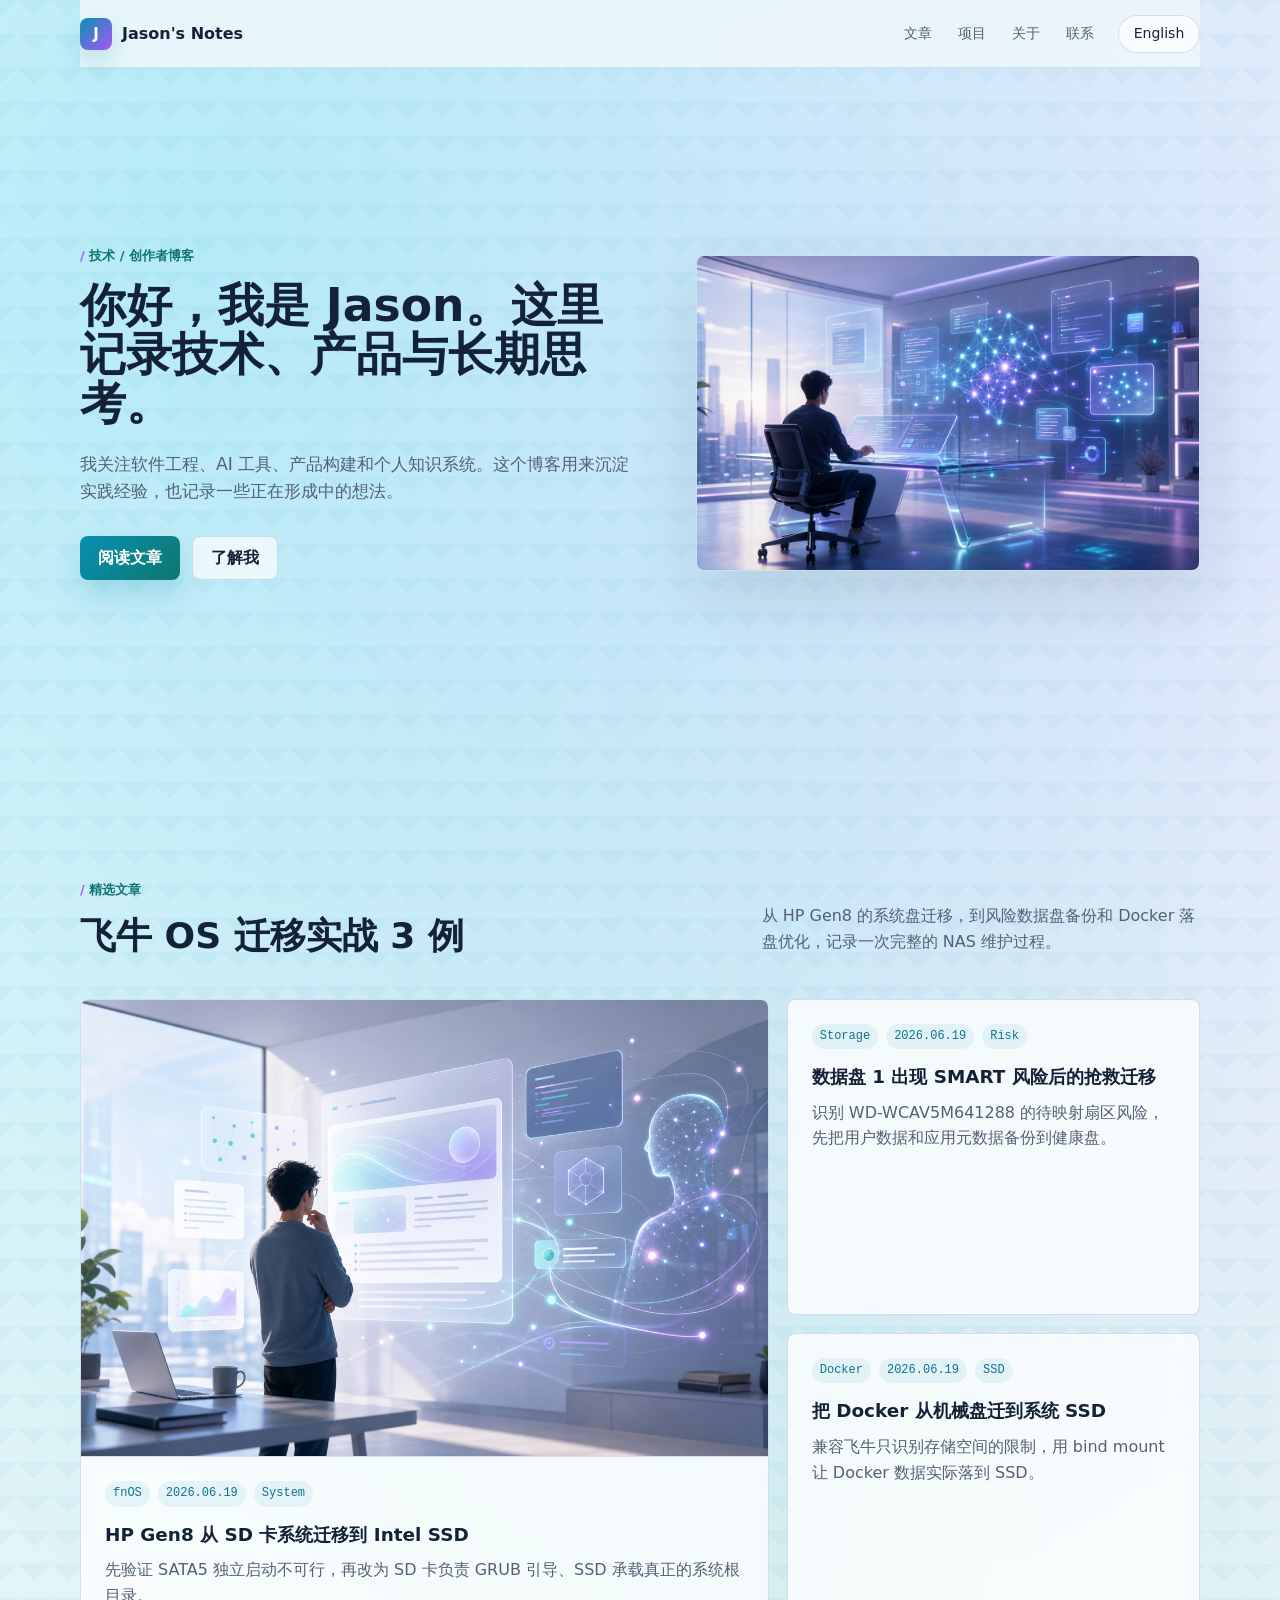
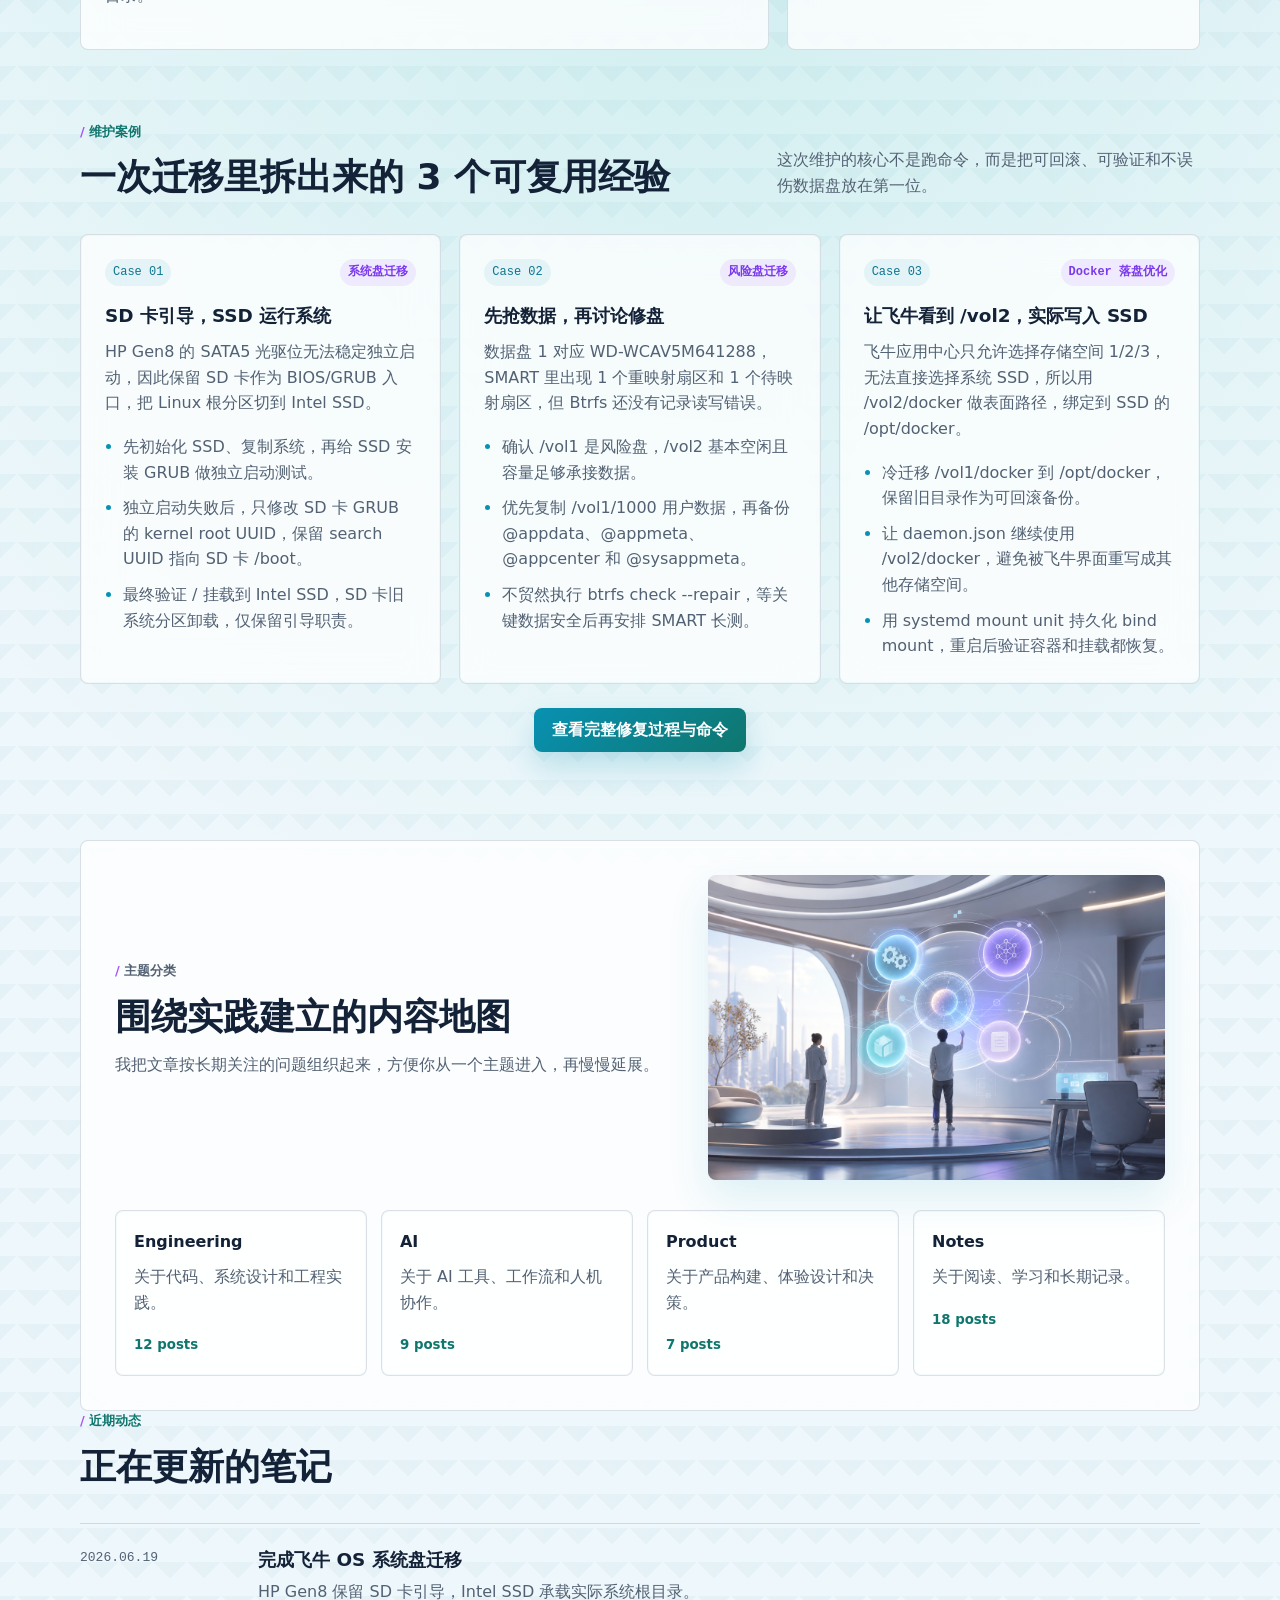
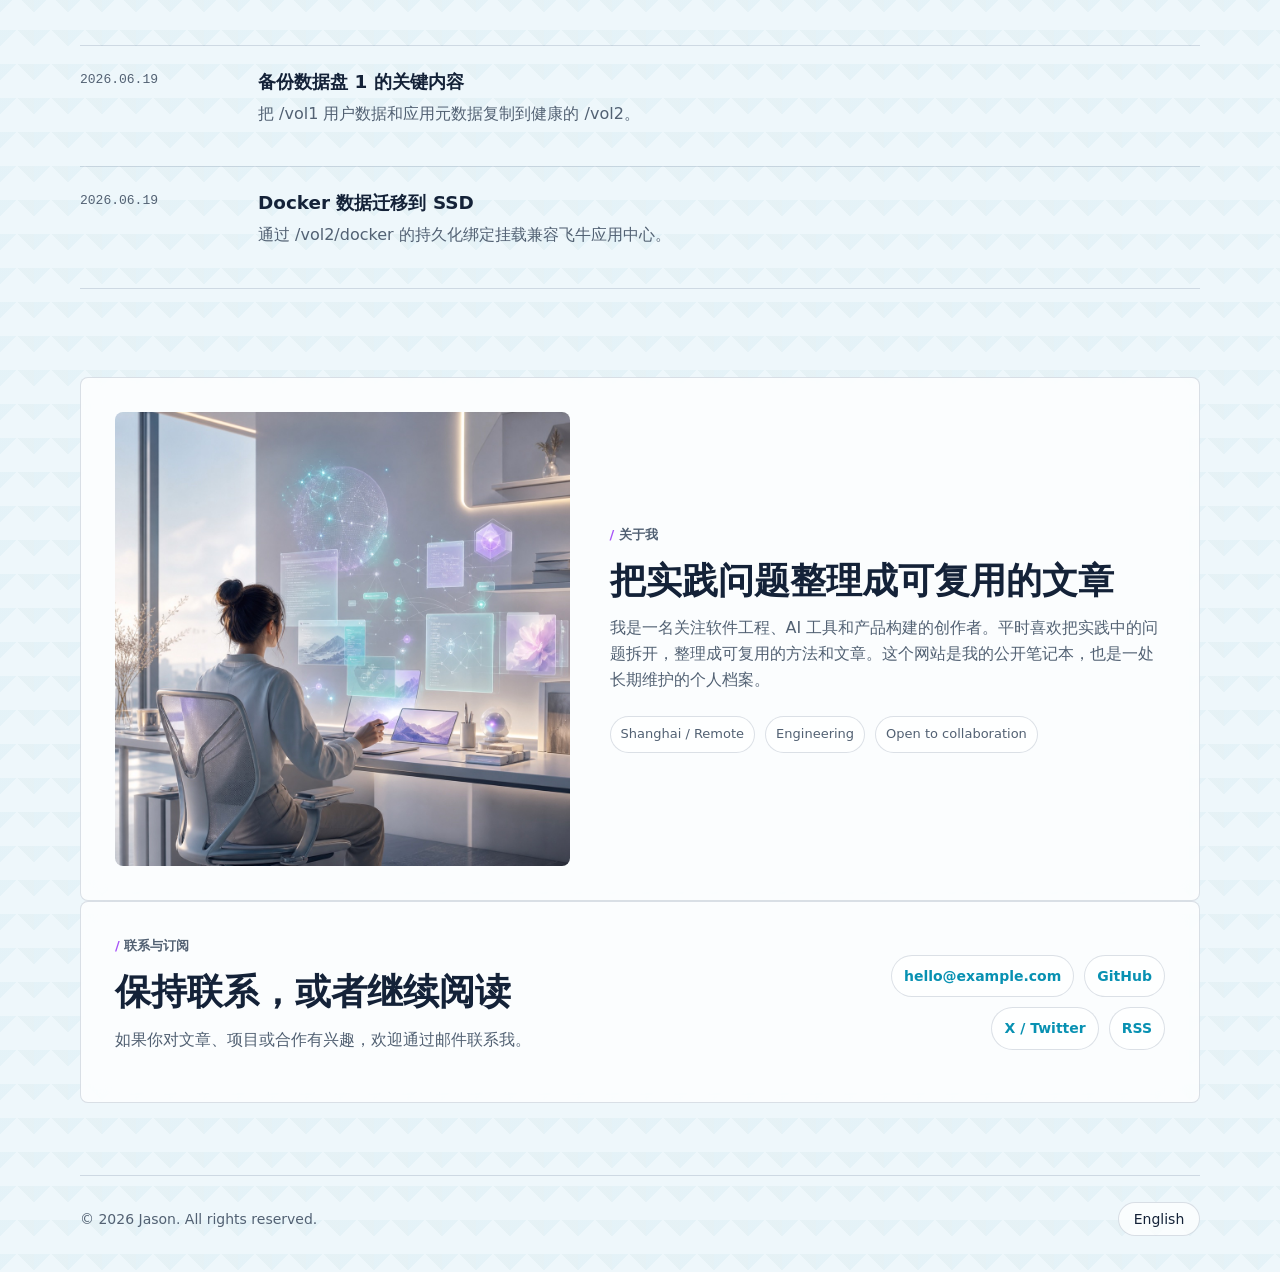
<file: index.html>
<!doctype html>
<html lang="zh-CN">
  <head>
    <meta charset="utf-8" />
    <meta name="viewport" content="width=device-width, initial-scale=1" />
    <title>Jason's Notes | 个人博客</title>
    <meta
      name="description"
      content="Jason's Notes 是一个关于软件工程、AI 工具、产品构建和长期思考的个人博客。"
    />
    <link rel="stylesheet" href="styles.css" />
  </head>
  <body>
    <header class="site-header">
      <a class="brand" href="#top" aria-label="Jason's Notes">
        <span class="brand-mark">J</span>
        <span>Jason's Notes</span>
      </a>

      <nav class="nav" aria-label="Primary navigation">
        <a href="#posts" data-i18n="nav.posts">文章</a>
        <a href="#projects" data-i18n="nav.projects">项目</a>
        <a href="#about" data-i18n="nav.about">关于</a>
        <a href="#contact" data-i18n="nav.contact">联系</a>
      </nav>

      <div class="header-actions">
        <button class="language-switch" type="button" data-language-toggle>English</button>
        <button class="menu-toggle" type="button" aria-label="Open menu" aria-expanded="false" data-menu-toggle>
          <span></span>
          <span></span>
        </button>
      </div>
    </header>

    <main id="top">
      <section class="hero section">
        <div class="hero-copy">
          <p class="eyebrow" data-i18n="hero.eyebrow">技术 / 创作者博客</p>
          <h1 data-i18n="hero.title">你好，我是 Jason。这里记录技术、产品与长期思考。</h1>
          <p class="hero-description" data-i18n="hero.description">
            我关注软件工程、AI 工具、产品构建和个人知识系统。这个博客用来沉淀实践经验，也记录一些正在形成中的想法。
          </p>
          <div class="hero-actions">
            <a class="button primary" href="#posts" data-i18n="hero.primary">阅读文章</a>
            <a class="button secondary" href="#about" data-i18n="hero.secondary">了解我</a>
          </div>
        </div>
        <figure class="hero-media">
          <img src="assets/images/blog-hero.jpg" alt="" />
        </figure>
      </section>

      <section class="section section-heading" id="posts">
        <div>
          <p class="eyebrow" data-i18n="posts.eyebrow">精选文章</p>
          <h2 data-i18n="posts.title">飞牛 OS 迁移实战 3 例</h2>
        </div>
        <p data-i18n="posts.description">
          从 HP Gen8 的系统盘迁移，到风险数据盘备份和 Docker 落盘优化，记录一次完整的 NAS 维护过程。
        </p>
      </section>

      <section class="featured-grid" aria-label="Featured posts">
        <article class="post-card post-card-large">
          <img src="assets/images/featured-posts.jpg" alt="" />
          <div class="post-content">
            <div class="post-meta">
              <span>fnOS</span>
              <span>2026.06.19</span>
              <span>System</span>
            </div>
            <h3 data-i18n="post.one.title">HP Gen8 从 SD 卡系统迁移到 Intel SSD</h3>
            <p data-i18n="post.one.description">
              先验证 SATA5 独立启动不可行，再改为 SD 卡负责 GRUB 引导、SSD 承载真正的系统根目录。
            </p>
          </div>
        </article>

        <article class="post-card">
          <div class="post-content">
            <div class="post-meta">
              <span>Storage</span>
              <span>2026.06.19</span>
              <span>Risk</span>
            </div>
            <h3 data-i18n="post.two.title">数据盘 1 出现 SMART 风险后的抢救迁移</h3>
            <p data-i18n="post.two.description">
              识别 WD-WCAV5M641288 的待映射扇区风险，先把用户数据和应用元数据备份到健康盘。
            </p>
          </div>
        </article>

        <article class="post-card">
          <div class="post-content">
            <div class="post-meta">
              <span>Docker</span>
              <span>2026.06.19</span>
              <span>SSD</span>
            </div>
            <h3 data-i18n="post.three.title">把 Docker 从机械盘迁到系统 SSD</h3>
            <p data-i18n="post.three.description">
              兼容飞牛只识别存储空间的限制，用 bind mount 让 Docker 数据实际落到 SSD。
            </p>
          </div>
        </article>
      </section>

      <section class="case-notes section" aria-label="fnOS migration case notes">
        <div class="section-heading compact">
          <div>
            <p class="eyebrow" data-i18n="cases.eyebrow">维护案例</p>
            <h2 data-i18n="cases.title">一次迁移里拆出来的 3 个可复用经验</h2>
          </div>
          <p data-i18n="cases.description">
            这次维护的核心不是跑命令，而是把可回滚、可验证和不误伤数据盘放在第一位。
          </p>
        </div>

        <div class="case-grid">
          <article class="case-card">
            <div class="case-kicker">
              <span>Case 01</span>
              <strong data-i18n="case.one.tag">系统盘迁移</strong>
            </div>
            <h3 data-i18n="case.one.title">SD 卡引导，SSD 运行系统</h3>
            <p data-i18n="case.one.summary">
              HP Gen8 的 SATA5 光驱位无法稳定独立启动，因此保留 SD 卡作为 BIOS/GRUB 入口，把 Linux 根分区切到 Intel SSD。
            </p>
            <ul class="case-points">
              <li data-i18n="case.one.point1">先初始化 SSD、复制系统，再给 SSD 安装 GRUB 做独立启动测试。</li>
              <li data-i18n="case.one.point2">独立启动失败后，只修改 SD 卡 GRUB 的 kernel root UUID，保留 search UUID 指向 SD 卡 /boot。</li>
              <li data-i18n="case.one.point3">最终验证 / 挂载到 Intel SSD，SD 卡旧系统分区卸载，仅保留引导职责。</li>
            </ul>
          </article>

          <article class="case-card">
            <div class="case-kicker">
              <span>Case 02</span>
              <strong data-i18n="case.two.tag">风险盘迁移</strong>
            </div>
            <h3 data-i18n="case.two.title">先抢数据，再讨论修盘</h3>
            <p data-i18n="case.two.summary">
              数据盘 1 对应 WD-WCAV5M641288，SMART 里出现 1 个重映射扇区和 1 个待映射扇区，但 Btrfs 还没有记录读写错误。
            </p>
            <ul class="case-points">
              <li data-i18n="case.two.point1">确认 /vol1 是风险盘，/vol2 基本空闲且容量足够承接数据。</li>
              <li data-i18n="case.two.point2">优先复制 /vol1/1000 用户数据，再备份 @appdata、@appmeta、@appcenter 和 @sysappmeta。</li>
              <li data-i18n="case.two.point3">不贸然执行 btrfs check --repair，等关键数据安全后再安排 SMART 长测。</li>
            </ul>
          </article>

          <article class="case-card">
            <div class="case-kicker">
              <span>Case 03</span>
              <strong data-i18n="case.three.tag">Docker 落盘优化</strong>
            </div>
            <h3 data-i18n="case.three.title">让飞牛看到 /vol2，实际写入 SSD</h3>
            <p data-i18n="case.three.summary">
              飞牛应用中心只允许选择存储空间 1/2/3，无法直接选择系统 SSD，所以用 /vol2/docker 做表面路径，绑定到 SSD 的 /opt/docker。
            </p>
            <ul class="case-points">
              <li data-i18n="case.three.point1">冷迁移 /vol1/docker 到 /opt/docker，保留旧目录作为可回滚备份。</li>
              <li data-i18n="case.three.point2">让 daemon.json 继续使用 /vol2/docker，避免被飞牛界面重写成其他存储空间。</li>
              <li data-i18n="case.three.point3">用 systemd mount unit 持久化 bind mount，重启后验证容器和挂载都恢复。</li>
            </ul>
          </article>
        </div>
        <div class="case-actions">
          <a class="button primary" href="fnos-migration-case.html">查看完整修复过程与命令</a>
        </div>
      </section>

      <section class="topics section" id="projects">
        <div class="topics-copy">
          <p class="eyebrow" data-i18n="topics.eyebrow">主题分类</p>
          <h2 data-i18n="topics.title">围绕实践建立的内容地图</h2>
          <p data-i18n="topics.description">
            我把文章按长期关注的问题组织起来，方便你从一个主题进入，再慢慢延展。
          </p>
        </div>
        <img class="topics-visual" src="assets/images/topic-grid.jpg" alt="" />
        <div class="topic-list">
          <a class="topic-item" href="#">
            <span>Engineering</span>
            <p data-i18n="topic.engineering">关于代码、系统设计和工程实践。</p>
            <small>12 posts</small>
          </a>
          <a class="topic-item" href="#">
            <span>AI</span>
            <p data-i18n="topic.ai">关于 AI 工具、工作流和人机协作。</p>
            <small>9 posts</small>
          </a>
          <a class="topic-item" href="#">
            <span>Product</span>
            <p data-i18n="topic.product">关于产品构建、体验设计和决策。</p>
            <small>7 posts</small>
          </a>
          <a class="topic-item" href="#">
            <span>Notes</span>
            <p data-i18n="topic.notes">关于阅读、学习和长期记录。</p>
            <small>18 posts</small>
          </a>
        </div>
      </section>

      <section class="updates section">
        <div class="section-heading compact">
          <div>
            <p class="eyebrow" data-i18n="updates.eyebrow">近期动态</p>
            <h2 data-i18n="updates.title">正在更新的笔记</h2>
          </div>
        </div>
        <div class="timeline">
          <article>
            <time>2026.06.19</time>
            <div>
              <h3 data-i18n="update.one.title">完成飞牛 OS 系统盘迁移</h3>
              <p data-i18n="update.one.description">HP Gen8 保留 SD 卡引导，Intel SSD 承载实际系统根目录。</p>
            </div>
          </article>
          <article>
            <time>2026.06.19</time>
            <div>
              <h3 data-i18n="update.two.title">备份数据盘 1 的关键内容</h3>
              <p data-i18n="update.two.description">把 /vol1 用户数据和应用元数据复制到健康的 /vol2。</p>
            </div>
          </article>
          <article>
            <time>2026.06.19</time>
            <div>
              <h3 data-i18n="update.three.title">Docker 数据迁移到 SSD</h3>
              <p data-i18n="update.three.description">通过 /vol2/docker 的持久化绑定挂载兼容飞牛应用中心。</p>
            </div>
          </article>
        </div>
      </section>

      <section class="about section" id="about">
        <img src="assets/images/about-workspace.jpg" alt="" />
        <div class="about-copy">
          <p class="eyebrow" data-i18n="about.eyebrow">关于我</p>
          <h2 data-i18n="about.title">把实践问题整理成可复用的文章</h2>
          <p data-i18n="about.description">
            我是一名关注软件工程、AI 工具和产品构建的创作者。平时喜欢把实践中的问题拆开，整理成可复用的方法和文章。这个网站是我的公开笔记本，也是一处长期维护的个人档案。
          </p>
          <div class="status-list">
            <span>Shanghai / Remote</span>
            <span>Engineering</span>
            <span>Open to collaboration</span>
          </div>
        </div>
      </section>

      <section class="contact section" id="contact">
        <div>
          <p class="eyebrow" data-i18n="contact.eyebrow">联系与订阅</p>
          <h2 data-i18n="contact.title">保持联系，或者继续阅读</h2>
          <p data-i18n="contact.description">
            如果你对文章、项目或合作有兴趣，欢迎通过邮件联系我。
          </p>
        </div>
        <div class="contact-links">
          <a href="mailto:hello@example.com">hello@example.com</a>
          <a href="https://github.com/username">GitHub</a>
          <a href="https://x.com/username">X / Twitter</a>
          <a href="/feed.xml">RSS</a>
        </div>
      </section>
    </main>

    <footer class="site-footer">
      <span>© 2026 Jason. All rights reserved.</span>
      <button class="language-switch footer-language" type="button" data-language-toggle>English</button>
    </footer>

    <script src="script.js"></script>
  </body>
</html>
</file>
<file: styles.css>
:root {
  color-scheme: light;
  --bg: #eef7fb;
  --surface: rgba(255, 255, 255, 0.78);
  --surface-solid: #ffffff;
  --surface-soft: rgba(14, 165, 233, 0.08);
  --text: #142238;
  --muted: #526173;
  --line: rgba(42, 67, 101, 0.16);
  --accent: #0891b2;
  --accent-dark: #0e7490;
  --teal: #0f766e;
  --pink: #a855f7;
  --warm: #f59e0b;
  --shadow: 0 24px 70px rgba(15, 23, 42, 0.12);
  --radius: 8px;
  --container: 1120px;
  font-family: Inter, "SF Pro Text", "PingFang SC", "Microsoft YaHei", "Noto Sans SC", system-ui, sans-serif;
}

* {
  box-sizing: border-box;
}

html {
  scroll-behavior: smooth;
}

body {
  margin: 0;
  background:
    radial-gradient(circle at 16% 6%, rgba(34, 211, 238, 0.28), transparent 32%),
    radial-gradient(circle at 86% 10%, rgba(216, 180, 254, 0.26), transparent 30%),
    radial-gradient(circle at 56% 34%, rgba(20, 184, 166, 0.13), transparent 34%),
    linear-gradient(135deg, rgba(8, 145, 178, 0.045) 25%, transparent 25%) 0 0 / 34px 34px,
    linear-gradient(225deg, rgba(15, 118, 110, 0.04) 25%, transparent 25%) 0 0 / 34px 34px,
    var(--bg);
  color: var(--text);
  font-size: 16px;
  line-height: 1.6;
}

a {
  color: inherit;
  text-decoration: none;
}

img {
  display: block;
  max-width: 100%;
}

button {
  font: inherit;
}

.site-header {
  position: sticky;
  top: 0;
  z-index: 20;
  display: flex;
  align-items: center;
  justify-content: space-between;
  gap: 24px;
  width: min(var(--container), calc(100% - 40px));
  min-height: 68px;
  margin: 0 auto;
  background: rgba(238, 247, 251, 0.86);
  border-bottom: 1px solid rgba(8, 145, 178, 0.16);
  backdrop-filter: blur(16px);
}

.brand,
.nav,
.header-actions,
.hero-actions,
.contact-links,
.site-footer,
.status-list {
  display: flex;
  align-items: center;
}

.brand {
  gap: 10px;
  font-weight: 700;
  white-space: nowrap;
}

.brand-mark {
  display: grid;
  width: 32px;
  height: 32px;
  place-items: center;
  color: #fff;
  background: linear-gradient(135deg, var(--accent), var(--pink));
  box-shadow: 0 12px 24px rgba(8, 145, 178, 0.22);
  border-radius: 8px;
  font-size: 15px;
}

.nav {
  gap: 26px;
  margin-left: auto;
  color: var(--muted);
  font-size: 14px;
}

.nav a {
  transition: color 0.2s ease;
}

.nav a:hover {
  color: var(--accent);
}

.header-actions {
  gap: 12px;
}

.language-switch,
.menu-toggle {
  border: 1px solid var(--line);
  background: rgba(255, 255, 255, 0.72);
  color: var(--text);
  cursor: pointer;
}

.language-switch {
  min-width: 82px;
  height: 38px;
  padding: 0 14px;
  border-radius: 999px;
  font-size: 14px;
}

.language-switch:hover {
  border-color: var(--accent);
  color: var(--accent);
  box-shadow: 0 10px 24px rgba(8, 145, 178, 0.14);
}

.menu-toggle {
  display: none;
  width: 40px;
  height: 38px;
  align-items: center;
  justify-content: center;
  flex-direction: column;
  gap: 5px;
  border-radius: 8px;
}

.menu-toggle span {
  width: 16px;
  height: 2px;
  background: currentColor;
  border-radius: 999px;
}

main {
  width: min(var(--container), calc(100% - 40px));
  margin: 0 auto;
}

.section {
  padding: 88px 0;
}

.hero {
  display: grid;
  grid-template-columns: minmax(0, 1.05fr) minmax(360px, 0.95fr);
  gap: 58px;
  align-items: center;
  min-height: calc(88vh - 68px);
  padding-top: 54px;
}

.eyebrow {
  margin: 0 0 14px;
  color: var(--teal);
  font-size: 13px;
  font-weight: 700;
  letter-spacing: 0;
  text-transform: uppercase;
}

.hero .eyebrow::before,
.section-heading .eyebrow::before,
.topics-copy .eyebrow::before,
.about-copy .eyebrow::before,
.contact .eyebrow::before {
  content: "/ ";
  color: var(--pink);
}

h1,
h2,
h3,
p {
  margin-top: 0;
}

h1 {
  max-width: 720px;
  margin-bottom: 22px;
  font-size: clamp(2.15rem, 4.6vw, 2.85rem);
  line-height: 1.08;
  letter-spacing: 0;
}

h2 {
  margin-bottom: 14px;
  font-size: clamp(1.8rem, 4vw, 2.25rem);
  line-height: 1.16;
  letter-spacing: 0;
}

h3 {
  margin-bottom: 10px;
  font-size: 1.15rem;
  line-height: 1.35;
  letter-spacing: 0;
}

.hero-description,
.section-heading > p,
.topics-copy p,
.about-copy p,
.contact p {
  color: var(--muted);
}

.hero-description {
  max-width: 660px;
  margin-bottom: 30px;
  font-size: 1.08rem;
}

.hero-actions {
  gap: 12px;
  flex-wrap: wrap;
}

.button {
  display: inline-flex;
  align-items: center;
  justify-content: center;
  min-height: 44px;
  padding: 0 18px;
  border-radius: 8px;
  font-weight: 700;
}

.button.primary {
  color: #ffffff;
  background: linear-gradient(135deg, var(--accent), var(--teal));
  box-shadow: 0 14px 30px rgba(8, 145, 178, 0.22);
}

.button.primary:hover {
  background: var(--accent-dark);
}

.button.secondary {
  border: 1px solid var(--line);
  background: rgba(255, 255, 255, 0.68);
}

.hero-media,
.post-card,
.topics,
.about,
.contact {
  border: 1px solid var(--line);
  border-radius: var(--radius);
  background: var(--surface);
  backdrop-filter: blur(18px);
}

.hero-media {
  margin: 0;
  overflow: hidden;
  box-shadow: var(--shadow);
  border-color: rgba(8, 145, 178, 0.2);
}

.hero-media img {
  width: 100%;
  aspect-ratio: 16 / 10;
  object-fit: cover;
}

.hero-media img,
.post-card img,
.topics-visual,
.about img {
  filter: saturate(1.04) contrast(1.01);
}

.section-heading {
  display: grid;
  grid-template-columns: minmax(0, 0.8fr) minmax(260px, 0.55fr);
  gap: 44px;
  align-items: end;
  padding-bottom: 28px;
}

.section-heading.compact {
  display: block;
  padding-top: 0;
  padding-bottom: 22px;
}

.featured-grid {
  display: grid;
  grid-template-columns: minmax(0, 1.25fr) minmax(300px, 0.75fr);
  gap: 18px;
}

.post-card {
  overflow: hidden;
  transition: transform 0.2s ease, box-shadow 0.2s ease, border-color 0.2s ease;
}

.post-card:hover {
  transform: translateY(-2px);
  border-color: rgba(8, 145, 178, 0.28);
  box-shadow: var(--shadow);
}

.post-card-large {
  grid-row: span 2;
}

.post-card img {
  width: 100%;
  aspect-ratio: 3 / 2;
  object-fit: cover;
  border-bottom: 1px solid var(--line);
}

.post-content {
  padding: 24px;
}

.post-meta {
  display: flex;
  flex-wrap: wrap;
  gap: 8px;
  margin-bottom: 16px;
  color: var(--muted);
  font-family: "SFMono-Regular", Menlo, Consolas, monospace;
  font-size: 12px;
}

.post-meta span {
  padding: 3px 8px;
  background: rgba(8, 145, 178, 0.08);
  color: var(--accent-dark);
  border-radius: 999px;
}

.post-content p,
.timeline p,
.topic-item p,
.case-card p,
.case-points {
  color: var(--muted);
}

.case-notes {
  padding-top: 72px;
}

.case-notes .section-heading.compact {
  display: grid;
  grid-template-columns: minmax(0, 0.78fr) minmax(260px, 0.5fr);
  gap: 36px;
  align-items: end;
}

.case-notes .section-heading.compact > p {
  margin-bottom: 14px;
  color: var(--muted);
}

.case-grid {
  display: grid;
  grid-template-columns: repeat(3, minmax(0, 1fr));
  gap: 18px;
}

.case-card {
  min-height: 100%;
  padding: 24px;
  border: 1px solid var(--line);
  border-radius: var(--radius);
  background: rgba(255, 255, 255, 0.74);
  backdrop-filter: blur(18px);
  box-shadow: inset 0 0 0 1px rgba(8, 145, 178, 0.04);
}

.case-kicker {
  display: flex;
  align-items: center;
  justify-content: space-between;
  gap: 12px;
  margin-bottom: 18px;
  color: var(--muted);
  font-family: "SFMono-Regular", Menlo, Consolas, monospace;
  font-size: 12px;
}

.case-kicker span,
.case-kicker strong {
  padding: 4px 8px;
  border-radius: 999px;
  background: rgba(8, 145, 178, 0.08);
  color: var(--accent-dark);
}

.case-kicker strong {
  background: rgba(168, 85, 247, 0.1);
  color: #7c3aed;
}

.case-points {
  display: grid;
  gap: 10px;
  margin: 18px 0 0;
  padding-left: 18px;
}

.case-points li::marker {
  color: var(--accent);
}

.case-actions {
  display: flex;
  justify-content: center;
  margin-top: 24px;
}

.article-shell {
  overflow-x: hidden;
  padding: 64px 0 88px;
}

.article-hero,
.article-section {
  border: 1px solid var(--line);
  border-radius: var(--radius);
  background: rgba(255, 255, 255, 0.78);
  backdrop-filter: blur(18px);
}

.article-hero {
  padding: 42px;
  margin-bottom: 24px;
}

.article-hero h1 {
  max-width: 900px;
}

.article-hero p {
  max-width: 860px;
  color: var(--muted);
}

.article-meta {
  display: flex;
  flex-wrap: wrap;
  gap: 8px;
  margin-top: 24px;
}

.article-meta span,
.result-grid strong {
  padding: 4px 9px;
  border-radius: 999px;
  background: rgba(8, 145, 178, 0.08);
  color: var(--accent-dark);
  font-size: 12px;
  font-weight: 800;
}

.article-section {
  min-width: 0;
  padding: 34px;
  margin-bottom: 18px;
}

.article-section h2 {
  margin-bottom: 18px;
}

.article-section h3 {
  margin-top: 26px;
}

.article-section p,
.article-section li {
  color: var(--muted);
}

.article-section code {
  font-family: "SFMono-Regular", Menlo, Consolas, monospace;
  font-size: 0.92em;
}

.article-section p code,
.article-section li code {
  padding: 2px 5px;
  border-radius: 6px;
  background: rgba(8, 145, 178, 0.08);
  color: var(--accent-dark);
}

.article-section pre {
  overflow-x: auto;
  max-width: 100%;
  margin: 16px 0 20px;
  padding: 18px;
  border: 1px solid rgba(42, 67, 101, 0.18);
  border-radius: 8px;
  background: #102133;
  color: #e6f6fb;
  box-shadow: inset 0 0 0 1px rgba(255, 255, 255, 0.04);
}

.article-section pre code {
  display: block;
  min-width: 100%;
  width: max-content;
  color: inherit;
  white-space: pre;
}

.result-grid,
.script-grid {
  display: grid;
  grid-template-columns: repeat(2, minmax(0, 1fr));
  gap: 14px;
}

.result-grid > div,
.script-grid > div {
  padding: 18px;
  border: 1px solid var(--line);
  border-radius: 8px;
  background: rgba(255, 255, 255, 0.58);
}

.result-grid strong {
  display: inline-flex;
  margin-bottom: 10px;
}

.check-list {
  display: grid;
  gap: 10px;
  padding-left: 20px;
}

.video-plan {
  border-color: rgba(168, 85, 247, 0.2);
}

.topics {
  display: grid;
  grid-template-columns: 0.8fr 0.65fr;
  gap: 30px;
  padding: 34px;
}

.topics-copy {
  align-self: center;
}

.topics-visual {
  align-self: center;
  width: 100%;
  border-radius: 8px;
  background: var(--surface-soft);
  box-shadow: 0 18px 42px rgba(8, 145, 178, 0.12);
}

.topic-list {
  grid-column: 1 / -1;
  display: grid;
  grid-template-columns: repeat(4, minmax(0, 1fr));
  gap: 14px;
}

.topic-item {
  min-height: 164px;
  padding: 18px;
  border: 1px solid var(--line);
  border-radius: 8px;
  background: rgba(255, 255, 255, 0.58);
  box-shadow: inset 0 0 0 1px rgba(8, 145, 178, 0.04);
}

.topic-item span {
  display: block;
  margin-bottom: 10px;
  font-weight: 800;
}

.topic-item small {
  color: var(--teal);
  font-weight: 700;
}

.updates {
  padding-top: 0;
}

.timeline {
  border-top: 1px solid var(--line);
}

.timeline article {
  display: grid;
  grid-template-columns: 150px minmax(0, 1fr);
  gap: 28px;
  padding: 24px 0;
  border-bottom: 1px solid var(--line);
}

.timeline time {
  color: var(--muted);
  font-family: "SFMono-Regular", Menlo, Consolas, monospace;
  font-size: 13px;
}

.timeline h3 {
  margin-bottom: 6px;
}

.about {
  display: grid;
  grid-template-columns: minmax(300px, 0.45fr) minmax(0, 0.55fr);
  gap: 40px;
  align-items: center;
  padding: 34px;
}

.about img {
  width: 100%;
  aspect-ratio: 1 / 1;
  object-fit: cover;
  border-radius: 8px;
}

.status-list {
  gap: 10px;
  flex-wrap: wrap;
  margin-top: 24px;
}

.status-list span {
  padding: 7px 10px;
  color: var(--muted);
  border: 1px solid var(--line);
  border-radius: 999px;
  background: rgba(255, 255, 255, 0.62);
  font-size: 13px;
}

.contact {
  display: grid;
  grid-template-columns: minmax(0, 0.85fr) minmax(260px, 0.45fr);
  gap: 36px;
  align-items: center;
  padding: 34px;
  margin-bottom: 72px;
}

.contact-links {
  justify-content: flex-end;
  flex-wrap: wrap;
  gap: 10px;
}

.contact-links a {
  padding: 9px 12px;
  border: 1px solid var(--line);
  border-radius: 999px;
  background: rgba(255, 255, 255, 0.62);
  color: var(--accent);
  font-weight: 700;
  font-size: 14px;
}

.site-footer {
  justify-content: space-between;
  gap: 16px;
  width: min(var(--container), calc(100% - 40px));
  margin: 0 auto;
  padding: 26px 0 36px;
  color: var(--muted);
  border-top: 1px solid var(--line);
  font-size: 14px;
}

.footer-language {
  height: 34px;
}

@media (max-width: 900px) {
  .site-header {
    width: min(100% - 32px, var(--container));
  }

  .nav {
    position: absolute;
    top: 68px;
    right: 0;
    left: 0;
    display: none;
    flex-direction: column;
    align-items: stretch;
    gap: 0;
    padding: 12px;
    background: var(--surface);
    border: 1px solid var(--line);
    border-radius: 8px;
    box-shadow: var(--shadow);
  }

  .nav.is-open {
    display: flex;
  }

  .nav a {
    padding: 12px;
  }

  .menu-toggle {
    display: flex;
  }

  main,
  .site-footer {
    width: min(100% - 32px, var(--container));
  }

  .hero,
  .section-heading,
  .featured-grid,
  .case-notes .section-heading.compact,
  .case-grid,
  .result-grid,
  .script-grid,
  .topics,
  .about,
  .contact {
    grid-template-columns: 1fr;
  }

  .hero {
    gap: 34px;
    min-height: auto;
    padding-top: 44px;
  }

  .section {
    padding: 64px 0;
  }

  .post-card-large {
    grid-row: auto;
  }

  .topic-list {
    grid-template-columns: repeat(2, minmax(0, 1fr));
  }

  .contact-links {
    justify-content: flex-start;
  }
}

@media (max-width: 620px) {
  body {
    font-size: 15px;
  }

  .site-header {
    min-height: 62px;
  }

  .brand span:last-child {
    max-width: 160px;
    overflow: hidden;
    text-overflow: ellipsis;
  }

  .language-switch {
    min-width: 74px;
    padding: 0 10px;
  }

  .section {
    padding: 52px 0;
  }

  .hero {
    padding-top: 34px;
  }

  .hero-actions {
    align-items: stretch;
  }

  .button {
    width: 100%;
  }

  .post-content,
  .case-card,
  .article-hero,
  .article-section,
  .topics,
  .about,
  .contact {
    padding: 20px;
  }

  .topic-list {
    grid-template-columns: 1fr;
  }

  .timeline article {
    grid-template-columns: 1fr;
    gap: 8px;
  }

  .site-footer {
    flex-direction: column;
    align-items: flex-start;
  }
}
</file>
